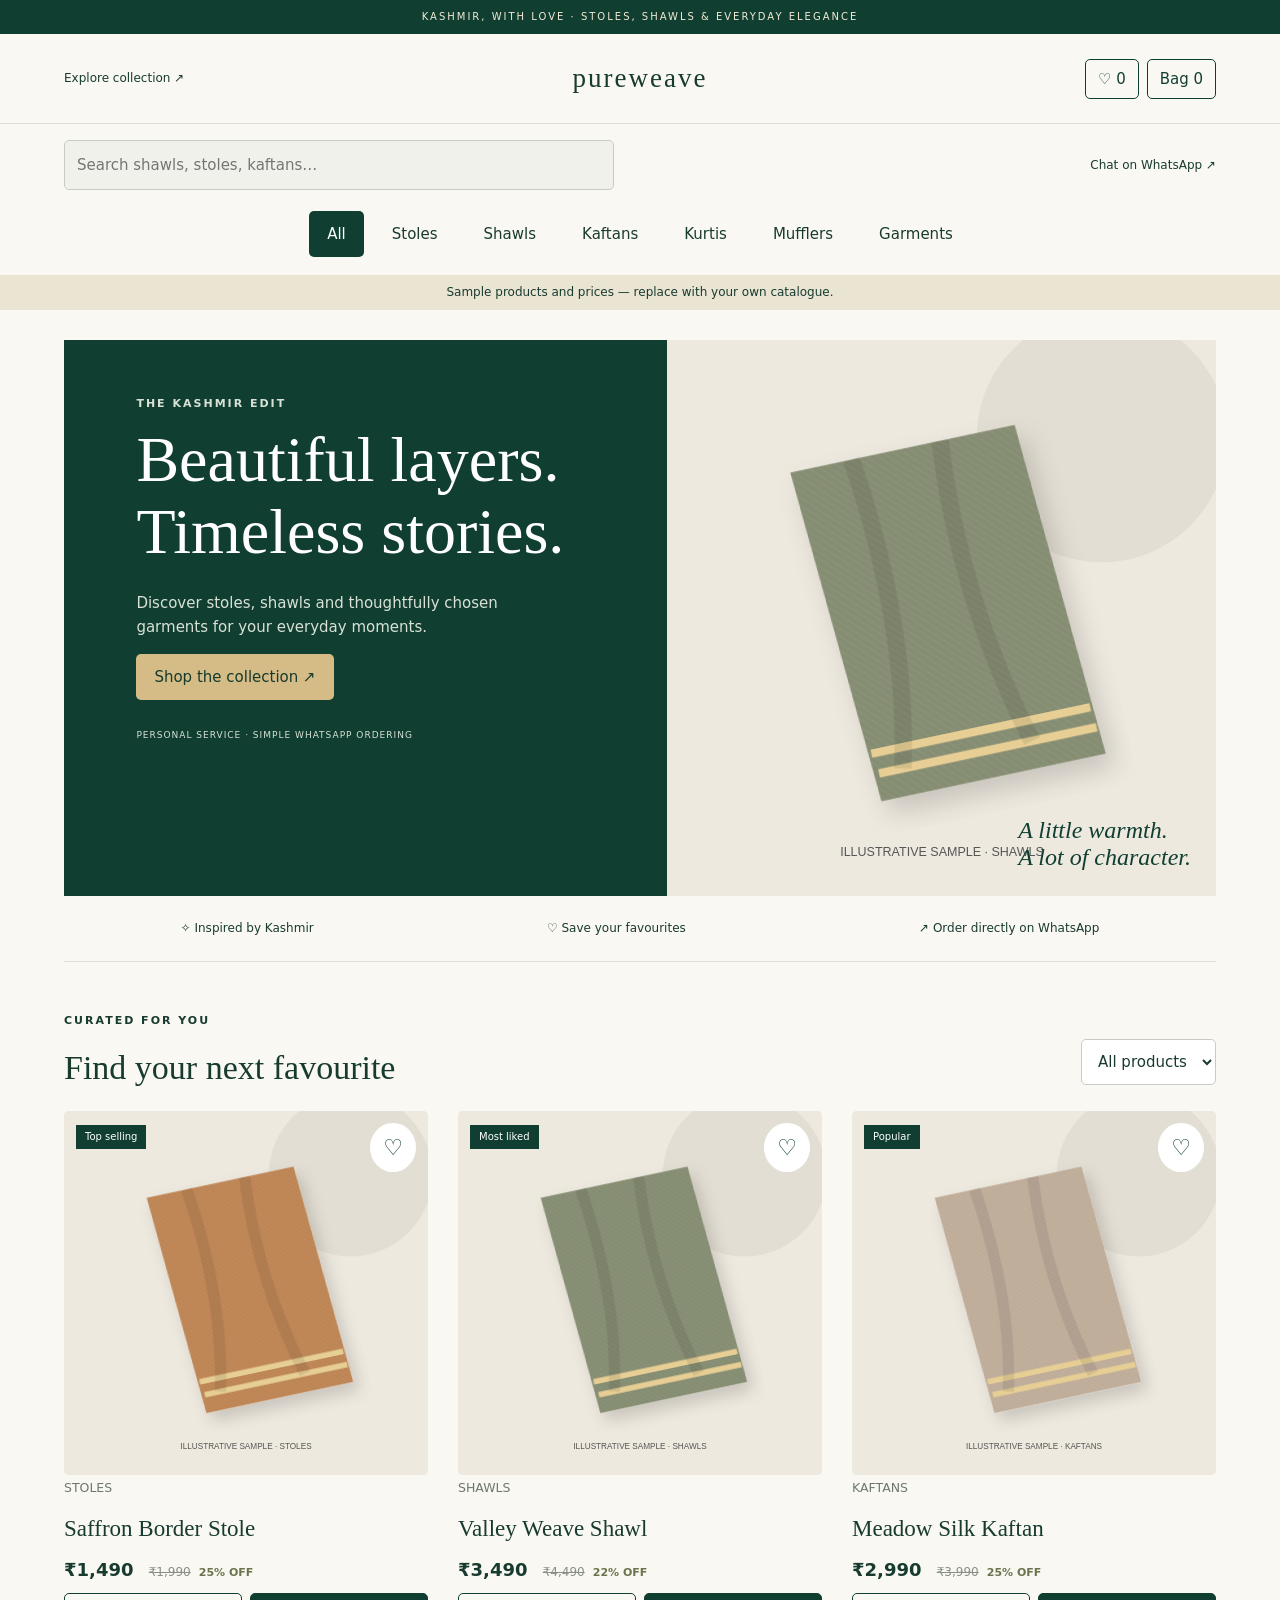
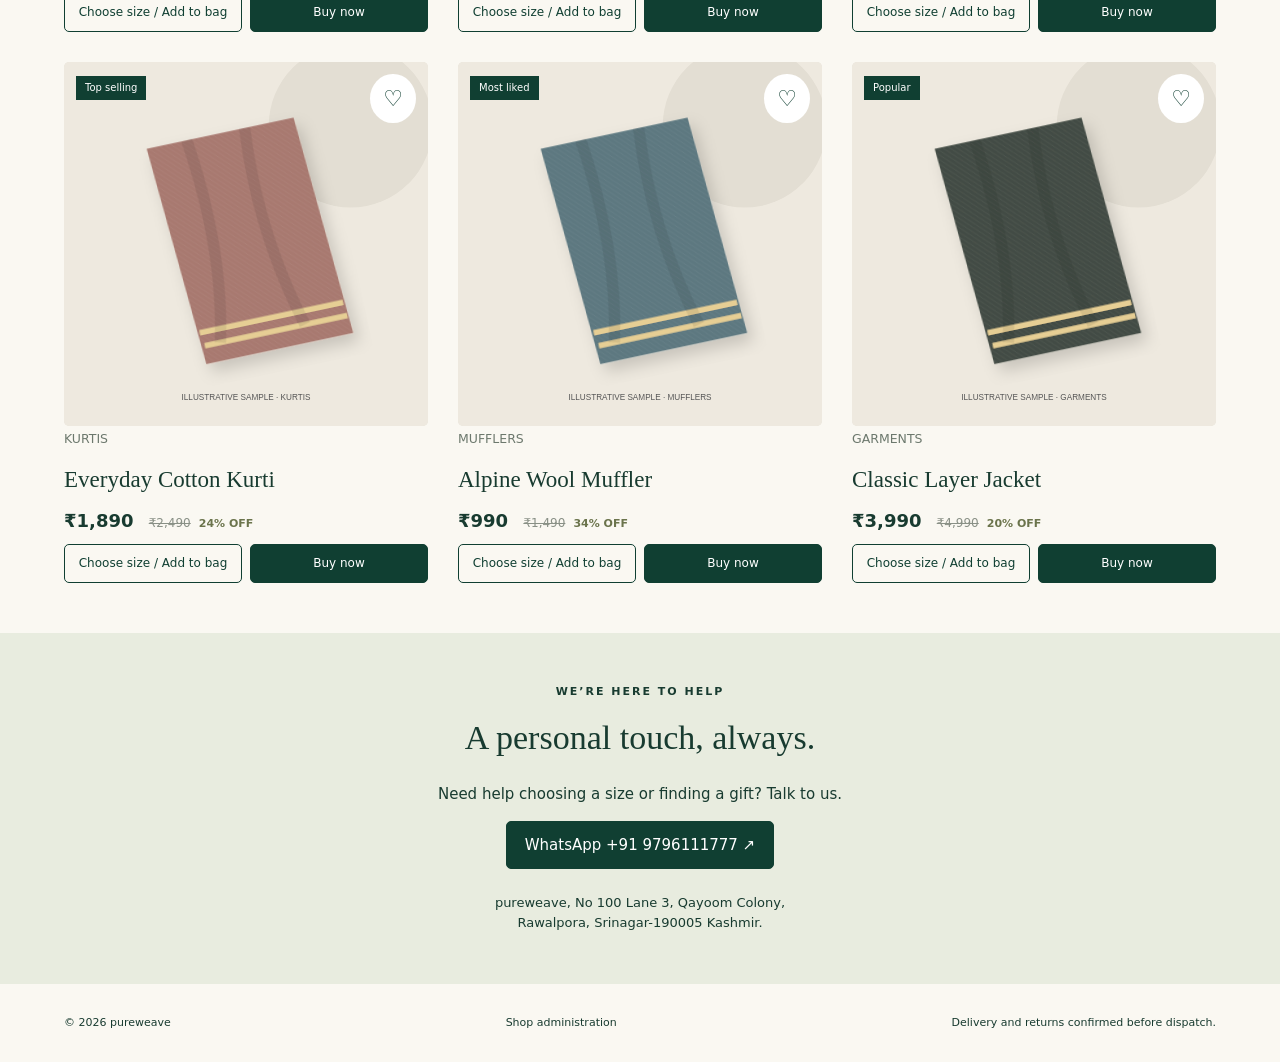
<file: index.html>
<!doctype html><html lang="en"><head><meta charset="UTF-8"><meta name="viewport" content="width=device-width,initial-scale=1"><title>pureweave | Kashmir collection</title><link rel="stylesheet" href="style.css"></head><body>
<div class="announcement">KASHMIR, WITH LOVE · STOLES, SHAWLS & EVERYDAY ELEGANCE</div><header><a href="#collection" class="small-link">Explore collection ↗</a><a class="brand" href="index.html" id="brand">pureweave</a><div><button id="wish">♡ <span id="wishCount">0</span></button><button id="cart">Bag <span id="cartCount">0</span></button></div></header>
<div class="searchbar"><input id="search" placeholder="Search shawls, stoles, kaftans…" aria-label="Search products"><a href="https://wa.me/919796111777" target="_blank" rel="noopener">Chat on WhatsApp ↗</a></div><nav id="categories"></nav><div id="notice" class="notice"></div>
<main><section class="hero"><div><p class="eyebrow">THE KASHMIR EDIT</p><h1>Beautiful layers.<br>Timeless stories.</h1><p>Discover stoles, shawls and thoughtfully chosen garments for your everyday moments.</p><a class="button gold" href="#collection">Shop the collection ↗</a><p class="hero-note">PERSONAL SERVICE · SIMPLE WHATSAPP ORDERING</p></div><div class="hero-art"><img src="assets/product-1.svg" alt="Illustrative shawl from the sample collection"><span>A little warmth.<br>A lot of character.</span></div></section>
<section class="benefits"><span>✧ Inspired by Kashmir</span><span>♡ Save your favourites</span><span>↗ Order directly on WhatsApp</span></section><section id="collection"><div class="section-title"><div><p class="eyebrow">CURATED FOR YOU</p><h2 id="collectionTitle">Find your next favourite</h2></div><select id="filter" aria-label="Collection filter"><option>All products</option><option>Top selling</option><option>Most liked</option><option>Popular</option><option>Wishlist</option></select></div><div id="products" class="grid"></div></section>
<section class="contact"><p class="eyebrow">WE’RE HERE TO HELP</p><h2>A personal touch, always.</h2><p>Need help choosing a size or finding a gift? Talk to us.</p><a class="button" href="https://wa.me/919796111777" target="_blank" rel="noopener">WhatsApp +91 9796111777 ↗</a><p>pureweave, No 100 Lane 3, Qayoom Colony,<br>Rawalpora, Srinagar-190005 Kashmir.</p></section></main><footer><span>© <span id="year"></span> pureweave</span><a href="index.html#admin">Shop administration</a><span>Delivery and returns confirmed before dispatch.</span></footer>
<dialog id="modal"><button class="close" aria-label="Close dialog">✕</button><div id="modalBody"></div></dialog><div id="toast" role="status"></div><script src="catalogue-data.js"></script><script src="local-store.js"></script><script src="admin-template.js"></script><script src="bootstrap.js"></script></body></html>
</file>
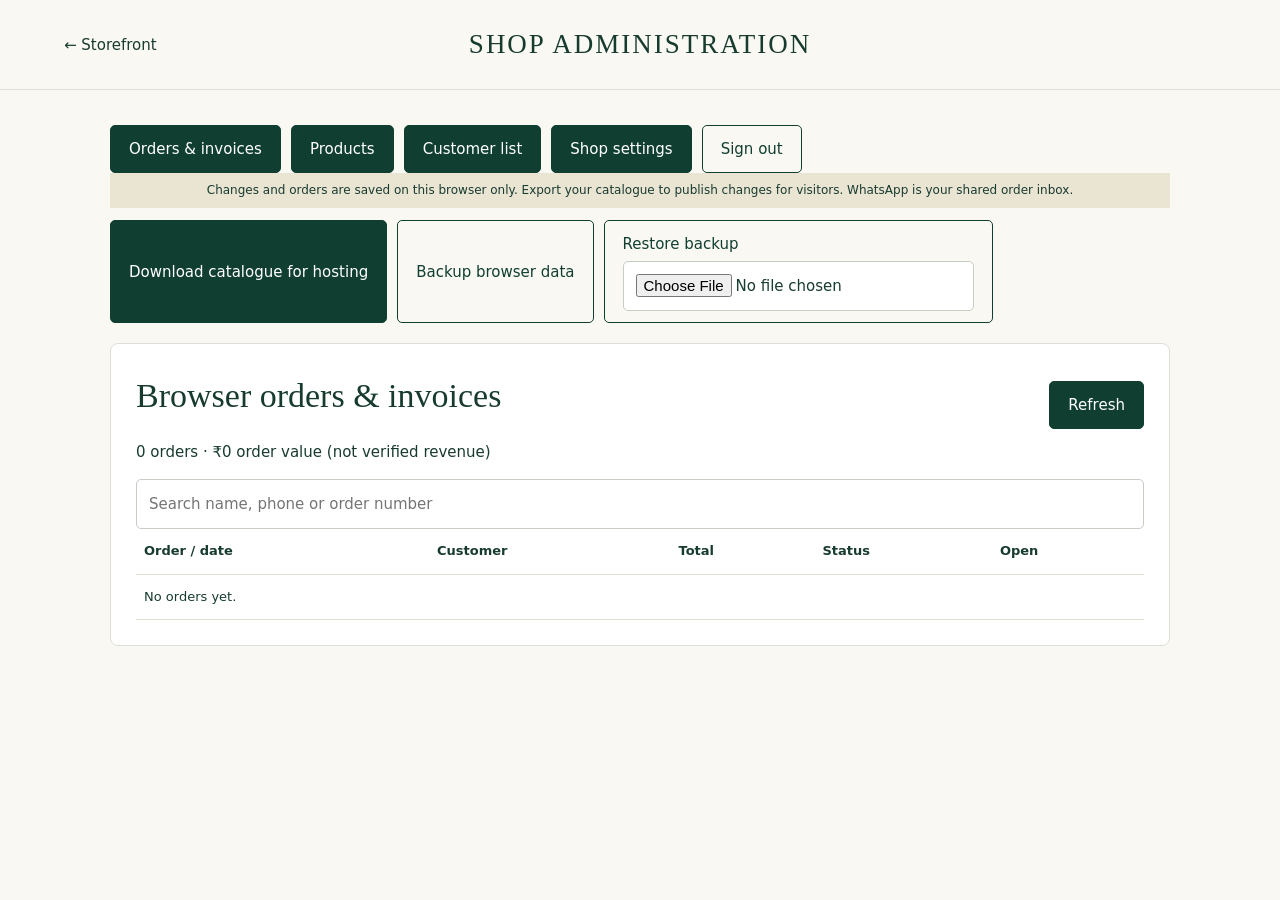
<file: admin.html>
<!doctype html><html><head><meta charset="utf-8"><meta http-equiv="refresh" content="0;url=index.html#admin"><title>pureweave admin</title></head><body><a href="index.html#admin">Open dashboard</a><script>location.replace("index.html#admin");</script></body></html>
</file>
<file: style.css>
:root{--green:#103f32;--ink:#183b30;--gold:#d5bb86;--cream:#faf8f2;--line:#dedfd5}*{box-sizing:border-box}body{margin:0;background:var(--cream);color:var(--ink);font:15px/1.6 system-ui,sans-serif}button,input,select,textarea{font:inherit}button,a,input,select{touch-action:manipulation}a{color:inherit;text-decoration:none}button,.button{cursor:pointer;border:1px solid var(--green);background:var(--green);color:white;border-radius:5px;padding:11px 18px;display:inline-block}button:hover,.button:hover{filter:brightness(1.14)}button:disabled{opacity:.5;cursor:wait}input,select,textarea{width:100%;padding:12px;border:1px solid #c7cdc5;border-radius:5px;background:white;color:var(--ink)}label{display:block;margin:10px 0}label input,label textarea,label select{display:block;margin-top:5px}h1,h2,h3,p{margin-top:0}h1,h2{font-family:Georgia,serif;font-weight:400}h1{font-size:clamp(38px,5vw,68px);line-height:1.12;margin-bottom:24px}h2{font-size:34px;margin-bottom:16px}.announcement{text-align:center;background:var(--green);color:#f2ead5;padding:9px;font-size:10px;letter-spacing:2px}header{padding:23px 5%;display:flex;align-items:center;justify-content:space-between;gap:16px;border-bottom:1px solid var(--line)}.brand{font-family:Georgia,serif;font-size:27px;letter-spacing:2px;text-align:center}.brand img{height:65px;max-width:170px;object-fit:contain}header button{background:transparent;color:var(--green);padding:7px 12px}header>div{display:flex;gap:8px}.small-link{font-size:12px}.searchbar{display:flex;justify-content:space-between;align-items:center;gap:20px;padding:16px 5%}.searchbar input{max-width:550px;background:#f0f1eb}.searchbar a{font-size:12px}nav{display:flex;justify-content:center;gap:10px;padding:5px 20px 18px;overflow:auto}nav button{background:transparent;color:var(--ink);border:0;white-space:nowrap}nav button.active{background:var(--green);color:white}.notice{background:#eae4d3;font-size:12px;text-align:center;padding:8px}.hero{margin:30px 5% 0;background:var(--green);color:#fff;display:grid;grid-template-columns:1.1fr 1fr;min-height:470px}.hero>div:first-child{padding:55px 12%}.hero p{max-width:390px;color:#d9e1d7}.eyebrow{font-size:11px;letter-spacing:2px;font-weight:600}.gold{background:var(--gold);color:#163b2d;border:0}.hero-note{font-size:9px;letter-spacing:1px;margin-top:28px}.hero-art{position:relative;overflow:hidden;background:#d9dbcd}.hero-art img{width:100%;height:100%;object-fit:cover}.hero-art span{position:absolute;bottom:25px;right:25px;font:italic 24px Georgia;color:var(--green)}.benefits{margin:0 5%;padding:23px 0;display:flex;justify-content:space-around;border-bottom:1px solid var(--line);font-size:12px}#collection{padding:50px 5%}.section-title{display:flex;align-items:center;justify-content:space-between;gap:20px}.section-title select{width:auto}.grid{display:grid;grid-template-columns:repeat(3,1fr);gap:30px}.card{position:relative}.photo{position:relative;background:#eae6dc;border-radius:5px;overflow:hidden}.photo img{width:100%;aspect-ratio:1;object-fit:cover;display:block}.photo .heart{position:absolute;top:12px;right:12px;border:0;background:white;color:var(--green);border-radius:50%;padding:7px 13px;font-size:22px}.badge{position:absolute;left:12px;top:14px;background:var(--green);color:white;font-size:10px;padding:4px 9px}.card h3{font-family:Georgia;font-weight:400;font-size:23px;margin:12px 0 2px}.card small{color:#6c786d}.price{font-weight:650;font-size:18px;margin:8px 0}.price del{font-size:12px;color:#899086;font-weight:400;margin-left:9px}.offer{color:#6b744c;font-size:11px;margin-left:8px}.actions{display:flex;gap:8px}.actions button{flex:1;padding:9px;font-size:12px}.outline{background:transparent;color:var(--green)}.contact{background:#e8ecdf;text-align:center;padding:50px 20px}.contact p:last-child{font-size:13px;margin:24px 0 0}footer{padding:30px 5%;display:flex;gap:20px;justify-content:space-between;font-size:11px}dialog{border:0;border-radius:10px;padding:30px;max-width:720px;width:94%;max-height:90dvh;color:var(--ink);background:var(--cream)}dialog::backdrop{background:#001b13b8}.close{float:right;background:none;color:var(--ink);border:0;padding:0 0 15px 20px}.row{display:flex;gap:14px;align-items:center;justify-content:space-between}.row>*{min-width:0}.line{border-bottom:1px solid var(--line);padding:15px 0}.cartimage{width:60px;height:60px;object-fit:cover}.qty{width:75px}.muted{font-size:12px;color:#687568}.checkout-grid{display:grid;grid-template-columns:1fr 1fr;gap:15px}.full{grid-column:1/-1}#toast{display:none;position:fixed;bottom:25px;left:50%;transform:translateX(-50%);background:var(--green);color:white;padding:12px 22px;border-radius:5px;z-index:20;max-width:90%}.admin{max-width:1100px;margin:35px auto;padding:0 20px}.panel{background:white;padding:25px;border:1px solid var(--line);border-radius:8px;margin:20px 0}.admin-nav{display:flex;gap:10px;flex-wrap:wrap}.admin table{width:100%;border-collapse:collapse;font-size:13px}td,th{text-align:left;padding:12px 8px;border-bottom:1px solid var(--line)}.scroll{overflow:auto}.formgrid{display:grid;grid-template-columns:1fr 1fr;gap:12px}.product-detail{display:grid;grid-template-columns:1fr 1fr;gap:25px}.product-detail img{width:100%;border-radius:5px}.qr{width:180px;height:180px;object-fit:contain;background:white}.error{color:#9d2e2e}button:focus-visible,a:focus-visible{outline:3px solid #b68b37;outline-offset:3px}@media(max-width:700px){header{padding:18px 4%}.brand{font-size:19px}.small-link{display:none}header .brand{margin-right:auto}header button{font-size:12px;padding:6px 9px}.searchbar{padding:12px 4%}.searchbar a{display:none}nav{justify-content:flex-start;gap:0}nav button{padding:8px 12px;font-size:12px}.hero{grid-template-columns:1fr;margin:18px 4% 0}.hero>div:first-child{padding:35px 25px}.hero-art{height:250px}.hero-art img{object-position:center 50%}.benefits{gap:12px;text-align:center;font-size:10px}.grid{grid-template-columns:repeat(2,minmax(0,1fr));gap:22px 12px}#collection{padding:35px 4%}.card h3{font-size:18px}.actions{flex-direction:column}.badge{font-size:8px;left:6px;top:8px}.photo .heart{right:5px;top:5px;padding:3px 10px}.price{font-size:16px}.offer{display:block;margin:0}.section-title{align-items:flex-start}.section-title h2{font-size:27px}.section-title select{max-width:125px;font-size:12px}.checkout-grid,.formgrid,.product-detail{grid-template-columns:1fr}.full{grid-column:auto}footer{flex-direction:column;gap:10px}dialog{padding:22px}.product-detail img{max-height:270px;object-fit:cover}input,select,textarea{font-size:16px}}@media print{header,footer,button,.admin-nav{display:none!important}body{background:white}.panel{border:0}}

@media(min-width:701px){body>header{display:grid;grid-template-columns:1fr auto 1fr}body>header>div{justify-self:end}}

@media(min-width:701px){body>header{display:grid;grid-template-columns:1fr auto 1fr}body>header>div{justify-self:end}}
</file>
